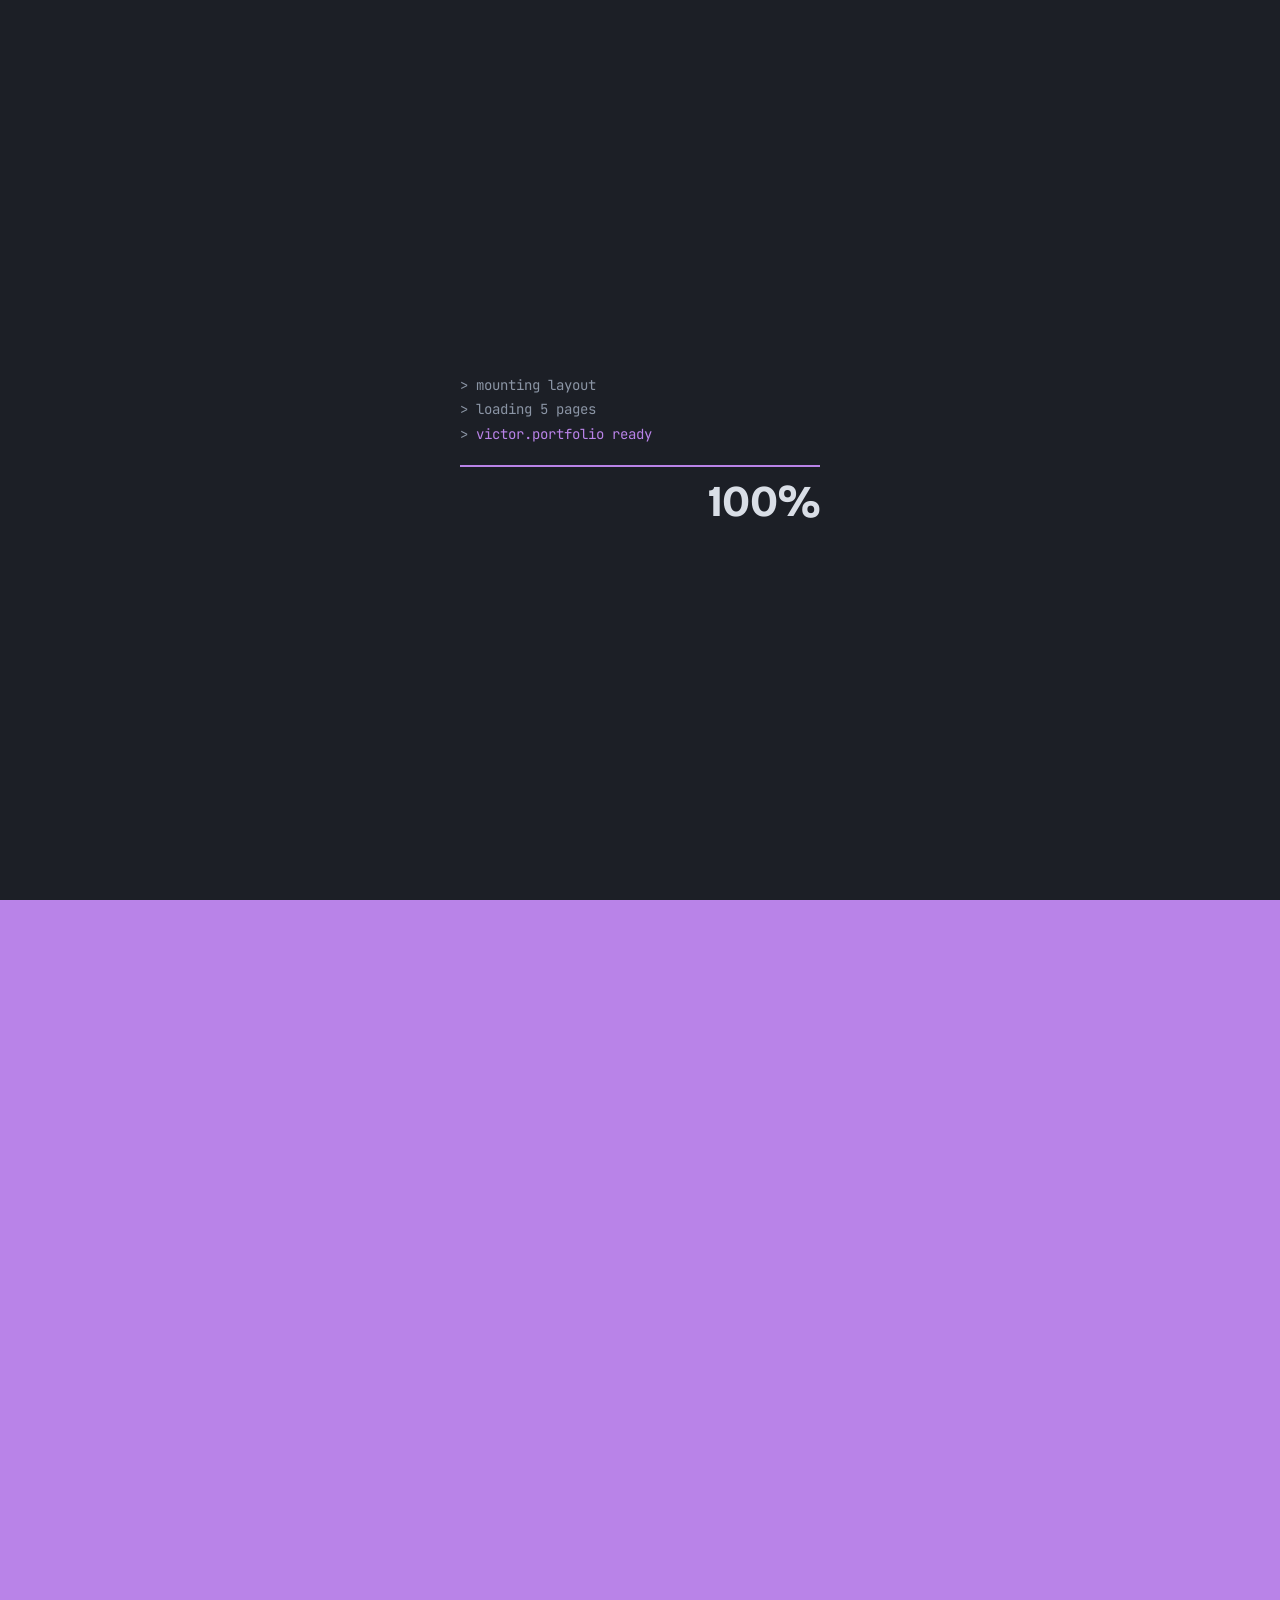
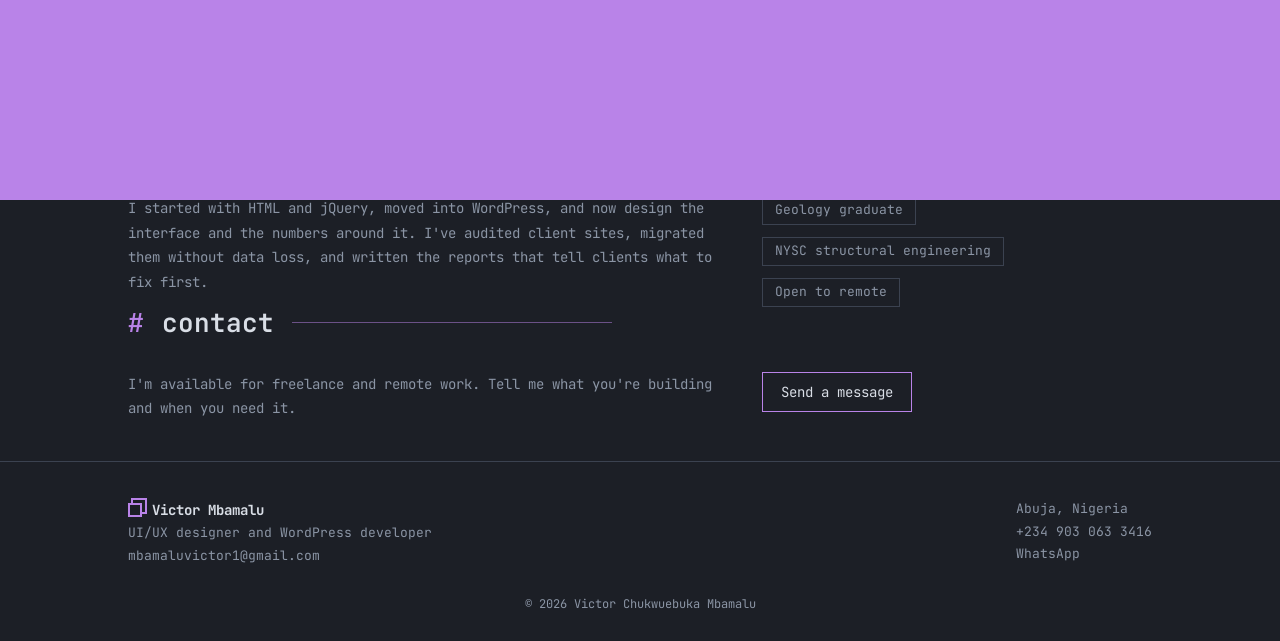
<file: index.html>
<!DOCTYPE html><html lang="en"><head><meta charset="utf-8"><meta name="viewport" content="width=device-width,initial-scale=1">
<title>UI/UX Designer and WordPress Developer | Victor Mbamalu</title><meta name="description" content="Victor Mbamalu is a UI/UX designer and WordPress developer in Abuja, Nigeria, open to remote work.">
<link rel="preconnect" href="https://fonts.googleapis.com"><link rel="preconnect" href="https://fonts.gstatic.com" crossorigin>
<link href="https://fonts.googleapis.com/css2?family=Bricolage+Grotesque:wght@600;700&family=JetBrains+Mono:wght@400;600;700&display=swap" rel="stylesheet">
<link rel="stylesheet" href="style.css"></head><body data-page="index">
<div id="load"><div><pre></pre><div id="bar"><i></i></div><div id="pct">0%</div></div></div><main>
<section class="wrap hero"><div><h1>Victor <em id="type"></em></h1>
<p>UI/UX designer and WordPress developer in Abuja. I build fast, responsive sites and back design decisions with real traffic and conversion data.</p>
<a class="btn" href="contact.html">Contact me</a><a class="btn" href="works.html">See my work</a></div>
<div class="stage" aria-hidden="true"><div class="sq"></div><div class="sq"></div><div class="sq"></div><div class="dots"></div>
<div class="mono-card"><p><b>role</b>: ui_ux_designer</p><p><b>stack</b>: figma, wordpress, woocommerce</p><p><b>tracks</b>: traffic, keywords, conversions</p><p><b>base</b>: abuja, nigeria</p><p><b>remote</b>: open</p></div>
<div class="status">Currently interning at Juvenix Consult</div></div></section>
<div class="marq" aria-hidden="true"><div>
<span>UI/UX design</span><span>WordPress</span><span>WooCommerce</span><span>On-page SEO</span><span>Brand identity</span><span>Website audits</span><span>Figma</span>
<span>UI/UX design</span><span>WordPress</span><span>WooCommerce</span><span>On-page SEO</span><span>Brand identity</span><span>Website audits</span><span>Figma</span>
</div></div>
<section class="wrap"><div class="stats"><div><b>70%+</b><small>organic traffic growth for clients</small></div><div><b>3+ yrs</b><small>building client websites</small></div><div><b>190+ hrs</b><small>Google Digital Marketing certificate</small></div></div></section>
<section class="wrap"><blockquote class="quote">A good interface is the one nobody has to think about.</blockquote></section>
<section class="wrap"><h2><span>#</span>works<a href="works.html">View all</a></h2><div class="grid">
<article class="box"><div class="thumb g1"><span>GR</span></div><div class="t">WordPress, Elementor, Brand</div><div class="b"><h3>GridRig</h3><p>Website for a custom PC-building business in Abuja.</p><a class="btn sm" href="contact.html">Discuss similar</a></div></article>
<article class="box"><div class="thumb g2"><span>JC</span></div><div class="t">WordPress theme, Elementor plugin</div><div class="b"><h3>JOVAL Contractors</h3><p>Construction company site shipped as a theme and companion plugin.</p><a class="btn sm" href="contact.html">Discuss similar</a></div></article>
<article class="box"><div class="thumb g3"><span>WC</span></div><div class="t">WooCommerce, Payments</div><div class="b"><h3>WooCommerce stores</h3><p>Catalogues, payment integrations and custom checkout flows.</p><a class="btn sm" href="contact.html">Discuss similar</a></div></article>
</div></section><section class="wrap"><h2><span>#</span>skills</h2><div class="skills">
<div class="box"><div class="t">Design</div><div class="b">Figma wireframes and prototypes, visual hierarchy, Photoshop, Illustrator</div></div>
<div class="box"><div class="t">Web</div><div class="b">WordPress, WooCommerce, HTML5, CSS3, JavaScript, jQuery</div></div>
<div class="box"><div class="t">Data</div><div class="b">Google Analytics, keyword analysis, conversion tracking, audits</div></div>
<div class="box"><div class="t">Marketing</div><div class="b">On-page SEO, SEO copywriting, content strategy, Google Ads basics</div></div>
</div></section>
<section class="wrap"><h2><span>#</span>about-me<a href="about.html">Read more</a></h2><div class="split"><div><p>I started with HTML and jQuery, moved into WordPress, and now design the interface and the numbers around it. I've audited client sites, migrated them without data loss, and written the reports that tell clients what to fix first.</p></div><div class="facts"><span>Geology graduate</span><span>NYSC structural engineering</span><span>Open to remote</span></div></div></section>
<section class="wrap"><h2><span>#</span>contact</h2><div class="split"><p>I'm available for freelance and remote work. Tell me what you're building and when you need it.</p><div><a class="btn" href="contact.html">Send a message</a></div></div></section>
</main><script src="main.js"></script></body></html>
</file>
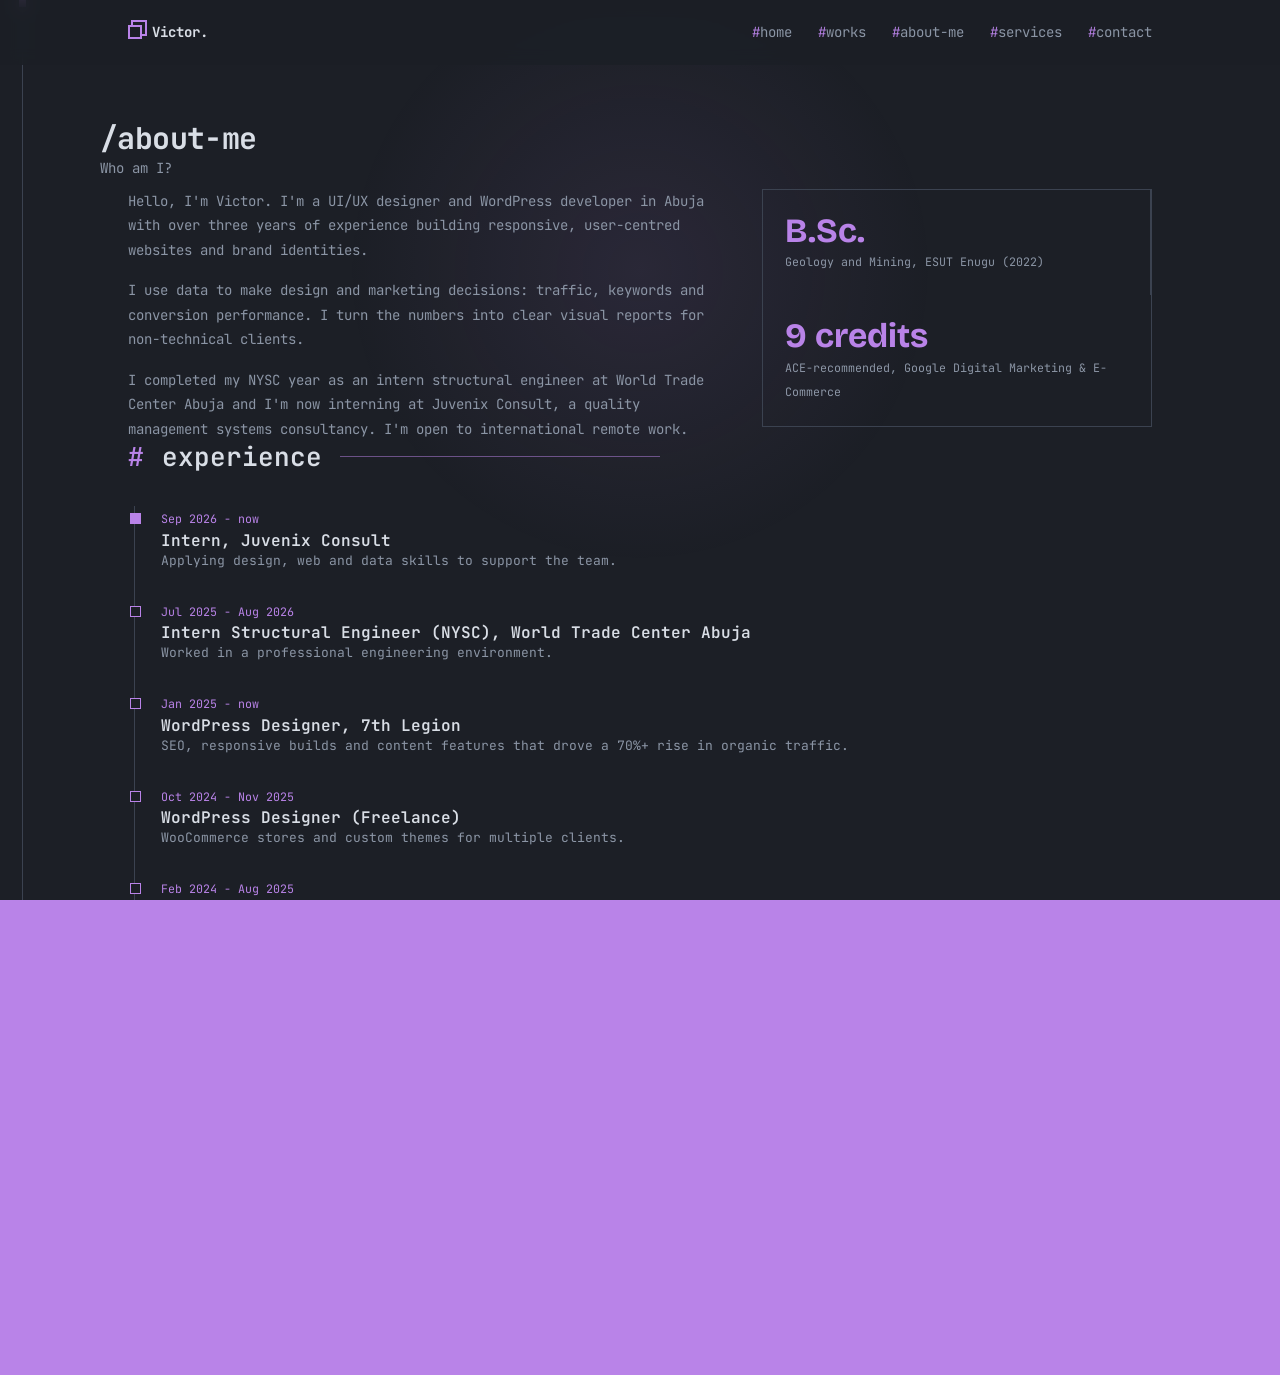
<file: about.html>
<!DOCTYPE html><html lang="en"><head><meta charset="utf-8"><meta name="viewport" content="width=device-width,initial-scale=1">
<title>About | Victor Mbamalu</title><meta name="description" content="About Victor Mbamalu, UI/UX designer and WordPress developer.">
<link rel="preconnect" href="https://fonts.googleapis.com"><link rel="preconnect" href="https://fonts.gstatic.com" crossorigin>
<link href="https://fonts.googleapis.com/css2?family=Bricolage+Grotesque:wght@600;700&family=JetBrains+Mono:wght@400;600;700&display=swap" rel="stylesheet">
<link rel="stylesheet" href="style.css"></head><body data-page="about">
<main>
<div class="wrap pg"><h1>/about-me</h1><p>Who am I?</p></div>
<section class="wrap"><div class="split"><div><p>Hello, I'm Victor. I'm a UI/UX designer and WordPress developer in Abuja with over three years of experience building responsive, user-centred websites and brand identities.</p><p>I use data to make design and marketing decisions: traffic, keywords and conversion performance. I turn the numbers into clear visual reports for non-technical clients.</p><p>I completed my NYSC year as an intern structural engineer at World Trade Center Abuja and I'm now interning at Juvenix Consult, a quality management systems consultancy. I'm open to international remote work.</p></div>
<div class="stats" style="grid-template-columns:1fr"><div><b>B.Sc.</b><small>Geology and Mining, ESUT Enugu (2022)</small></div><div><b>9 credits</b><small>ACE-recommended, Google Digital Marketing &amp; E-Commerce</small></div></div></div></section>
<section class="wrap"><h2><span>#</span>experience</h2><ul class="tl">
<li><small>Sep 2026 - now</small><h3>Intern, Juvenix Consult</h3><p>Applying design, web and data skills to support the team.</p></li>
<li><small>Jul 2025 - Aug 2026</small><h3>Intern Structural Engineer (NYSC), World Trade Center Abuja</h3><p>Worked in a professional engineering environment.</p></li>
<li><small>Jan 2025 - now</small><h3>WordPress Designer, 7th Legion</h3><p>SEO, responsive builds and content features that drove a 70%+ rise in organic traffic.</p></li>
<li><small>Oct 2024 - Nov 2025</small><h3>WordPress Designer (Freelance)</h3><p>WooCommerce stores and custom themes for multiple clients.</p></li>
<li><small>Feb 2024 - Aug 2025</small><h3>WordPress Designer, PANDA Digitalz</h3><p>Responsive designs and on-site SEO.</p></li>
<li><small>Nov 2022 - now</small><h3>Freelance web developer, graphic designer and content writer</h3><p>HTML, CSS, JavaScript and jQuery builds, logos and brand assets, and SEO-minded writing.</p></li></ul></section>
<section class="wrap"><h2><span>#</span>my-fun-facts</h2><div class="facts"><span>I studied geology</span><span>I game</span><span>I read lightly</span><span>I follow emerging web technologies</span><span>I design for fun</span></div></section>
</main>
<script src="main.js"></script></body></html>
</file>
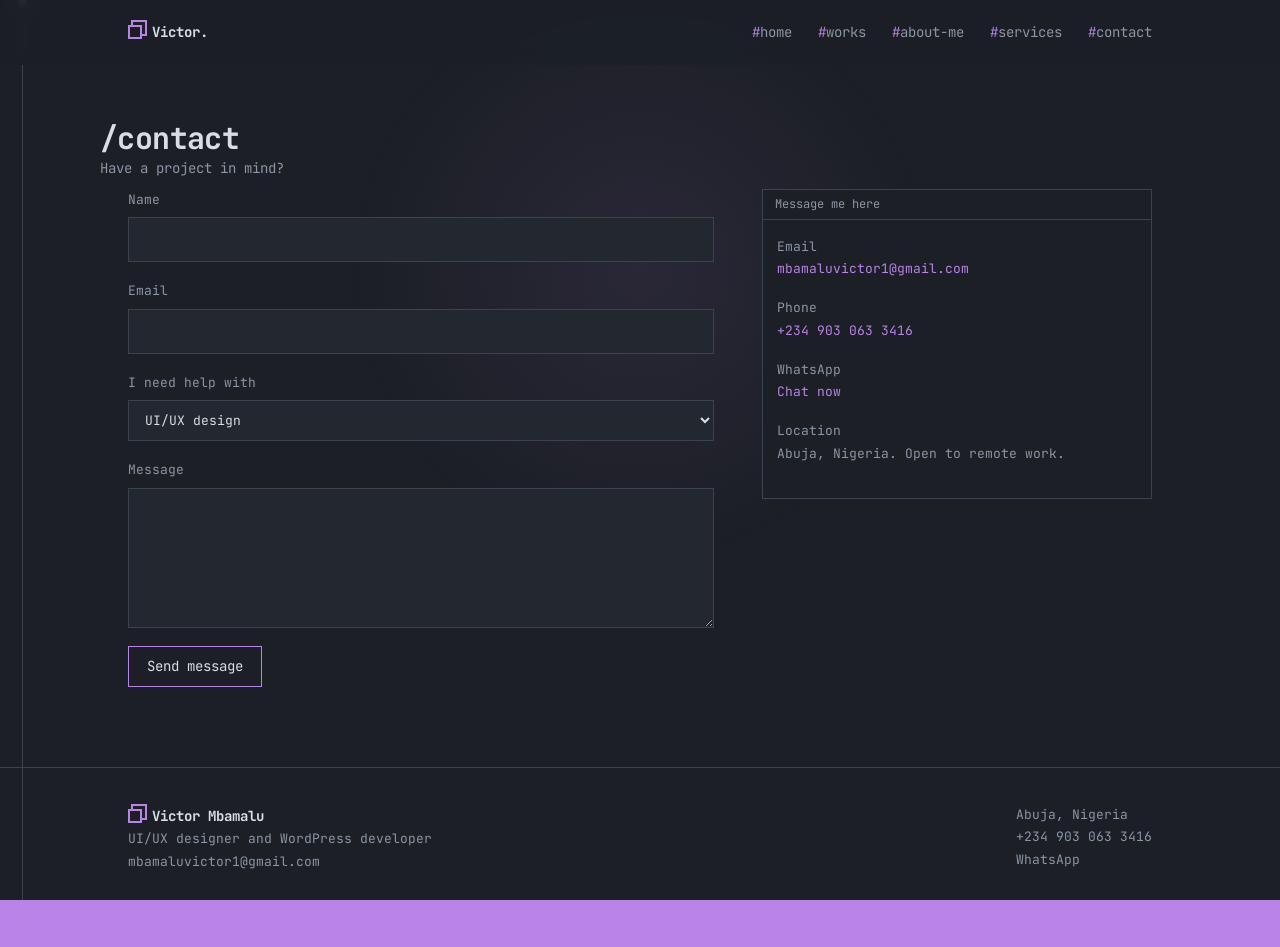
<file: contact.html>
<!DOCTYPE html><html lang="en"><head><meta charset="utf-8"><meta name="viewport" content="width=device-width,initial-scale=1">
<title>Contact | Victor Mbamalu</title><meta name="description" content="Contact Victor Mbamalu for UI/UX, WordPress and remote work.">
<link rel="preconnect" href="https://fonts.googleapis.com"><link rel="preconnect" href="https://fonts.gstatic.com" crossorigin>
<link href="https://fonts.googleapis.com/css2?family=Bricolage+Grotesque:wght@600;700&family=JetBrains+Mono:wght@400;600;700&display=swap" rel="stylesheet">
<link rel="stylesheet" href="style.css"></head><body data-page="contact">
<main>
<div class="wrap pg"><h1>/contact</h1><p>Have a project in mind?</p></div>
<section class="wrap"><div class="split"><form id="cf" novalidate>
<label>Name<input name="name" autocomplete="name" required></label>
<label>Email<input name="email" type="email" autocomplete="email" required></label>
<label>I need help with<select name="topic"><option>UI/UX design</option><option>WordPress website</option><option>WooCommerce store</option><option>SEO and analytics</option><option>Brand identity</option><option>Something else</option></select></label>
<label>Message<textarea name="message" required></textarea></label>
<input class="hp" name="company" tabindex="-1" autocomplete="off" aria-hidden="true">
<div><button class="btn" type="submit">Send message</button></div><p id="msg" role="status" aria-live="polite"></p></form>
<div class="box"><div class="t">Message me here</div><div class="b info"><p>Email<br><a href="mailto:mbamaluvictor1@gmail.com">mbamaluvictor1@gmail.com</a></p><p>Phone<br><a href="tel:+2349030633416">+234 903 063 3416</a></p><p>WhatsApp<br><a href="https://wa.me/2349030633416">Chat now</a></p><p>Location<br>Abuja, Nigeria. Open to remote work.</p></div></div></div></section>
</main>
<script src="main.js"></script></body></html>
</file>
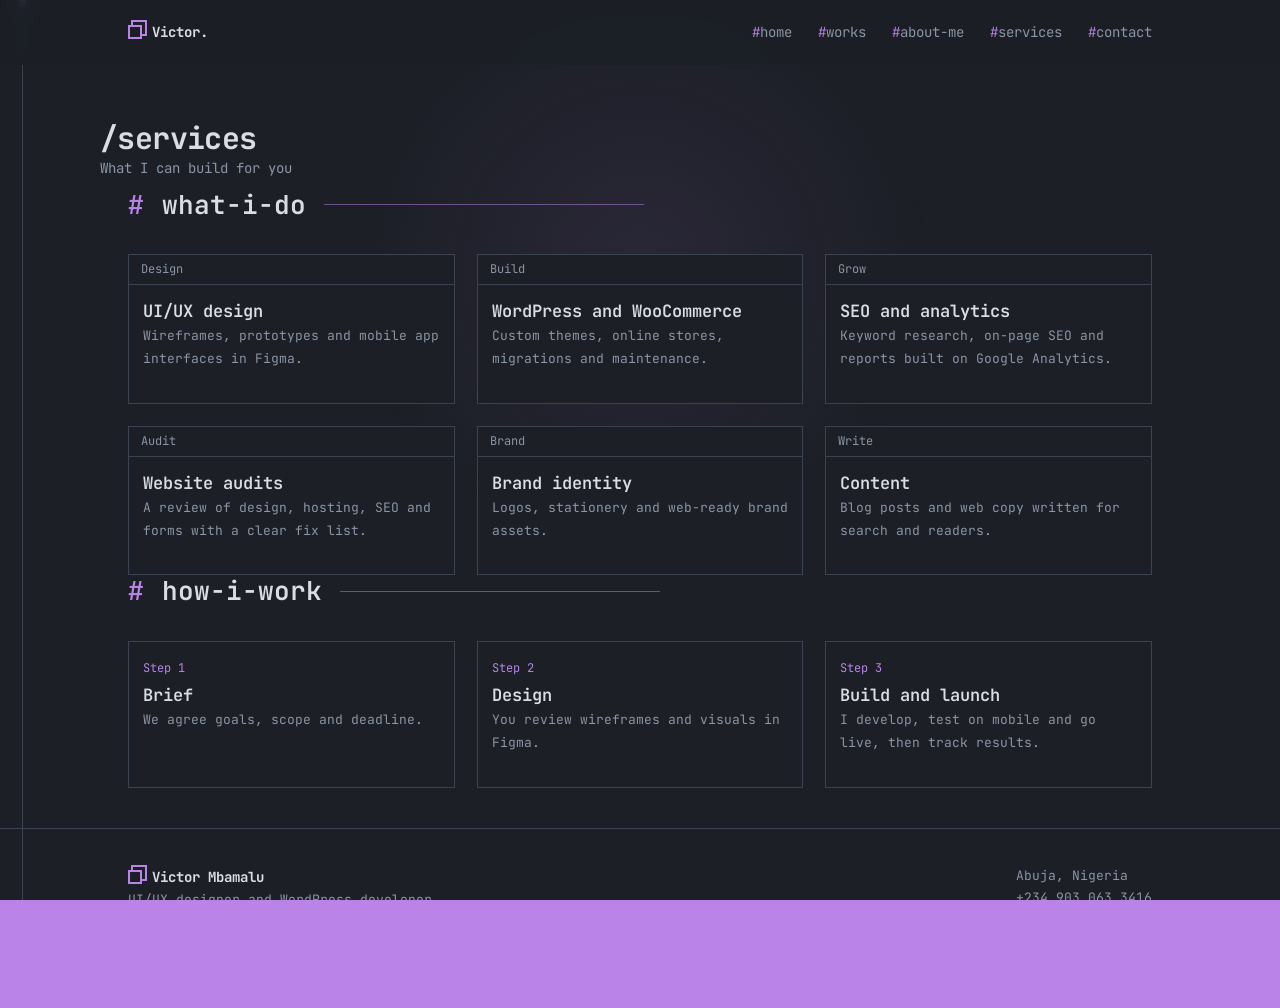
<file: services.html>
<!DOCTYPE html><html lang="en"><head><meta charset="utf-8"><meta name="viewport" content="width=device-width,initial-scale=1">
<title>Services | Victor Mbamalu</title><meta name="description" content="UI/UX design, WordPress development, SEO and brand identity services.">
<link rel="preconnect" href="https://fonts.googleapis.com"><link rel="preconnect" href="https://fonts.gstatic.com" crossorigin>
<link href="https://fonts.googleapis.com/css2?family=Bricolage+Grotesque:wght@600;700&family=JetBrains+Mono:wght@400;600;700&display=swap" rel="stylesheet">
<link rel="stylesheet" href="style.css"></head><body data-page="services">
<main>
<div class="wrap pg"><h1>/services</h1><p>What I can build for you</p></div>
<section class="wrap"><h2><span>#</span>what-i-do</h2><div class="grid">
<article class="box"><div class="t">Design</div><div class="b"><h3>UI/UX design</h3><p>Wireframes, prototypes and mobile app interfaces in Figma.</p></div></article>
<article class="box"><div class="t">Build</div><div class="b"><h3>WordPress and WooCommerce</h3><p>Custom themes, online stores, migrations and maintenance.</p></div></article>
<article class="box"><div class="t">Grow</div><div class="b"><h3>SEO and analytics</h3><p>Keyword research, on-page SEO and reports built on Google Analytics.</p></div></article>
<article class="box"><div class="t">Audit</div><div class="b"><h3>Website audits</h3><p>A review of design, hosting, SEO and forms with a clear fix list.</p></div></article>
<article class="box"><div class="t">Brand</div><div class="b"><h3>Brand identity</h3><p>Logos, stationery and web-ready brand assets.</p></div></article>
<article class="box"><div class="t">Write</div><div class="b"><h3>Content</h3><p>Blog posts and web copy written for search and readers.</p></div></article></div></section>
<section class="wrap"><h2><span>#</span>how-i-work</h2><div class="grid steps">
<div class="box"><div class="b"><h3>Brief</h3><p>We agree goals, scope and deadline.</p></div></div>
<div class="box"><div class="b"><h3>Design</h3><p>You review wireframes and visuals in Figma.</p></div></div>
<div class="box"><div class="b"><h3>Build and launch</h3><p>I develop, test on mobile and go live, then track results.</p></div></div></div></section>
</main>
<script src="main.js"></script></body></html>
</file>
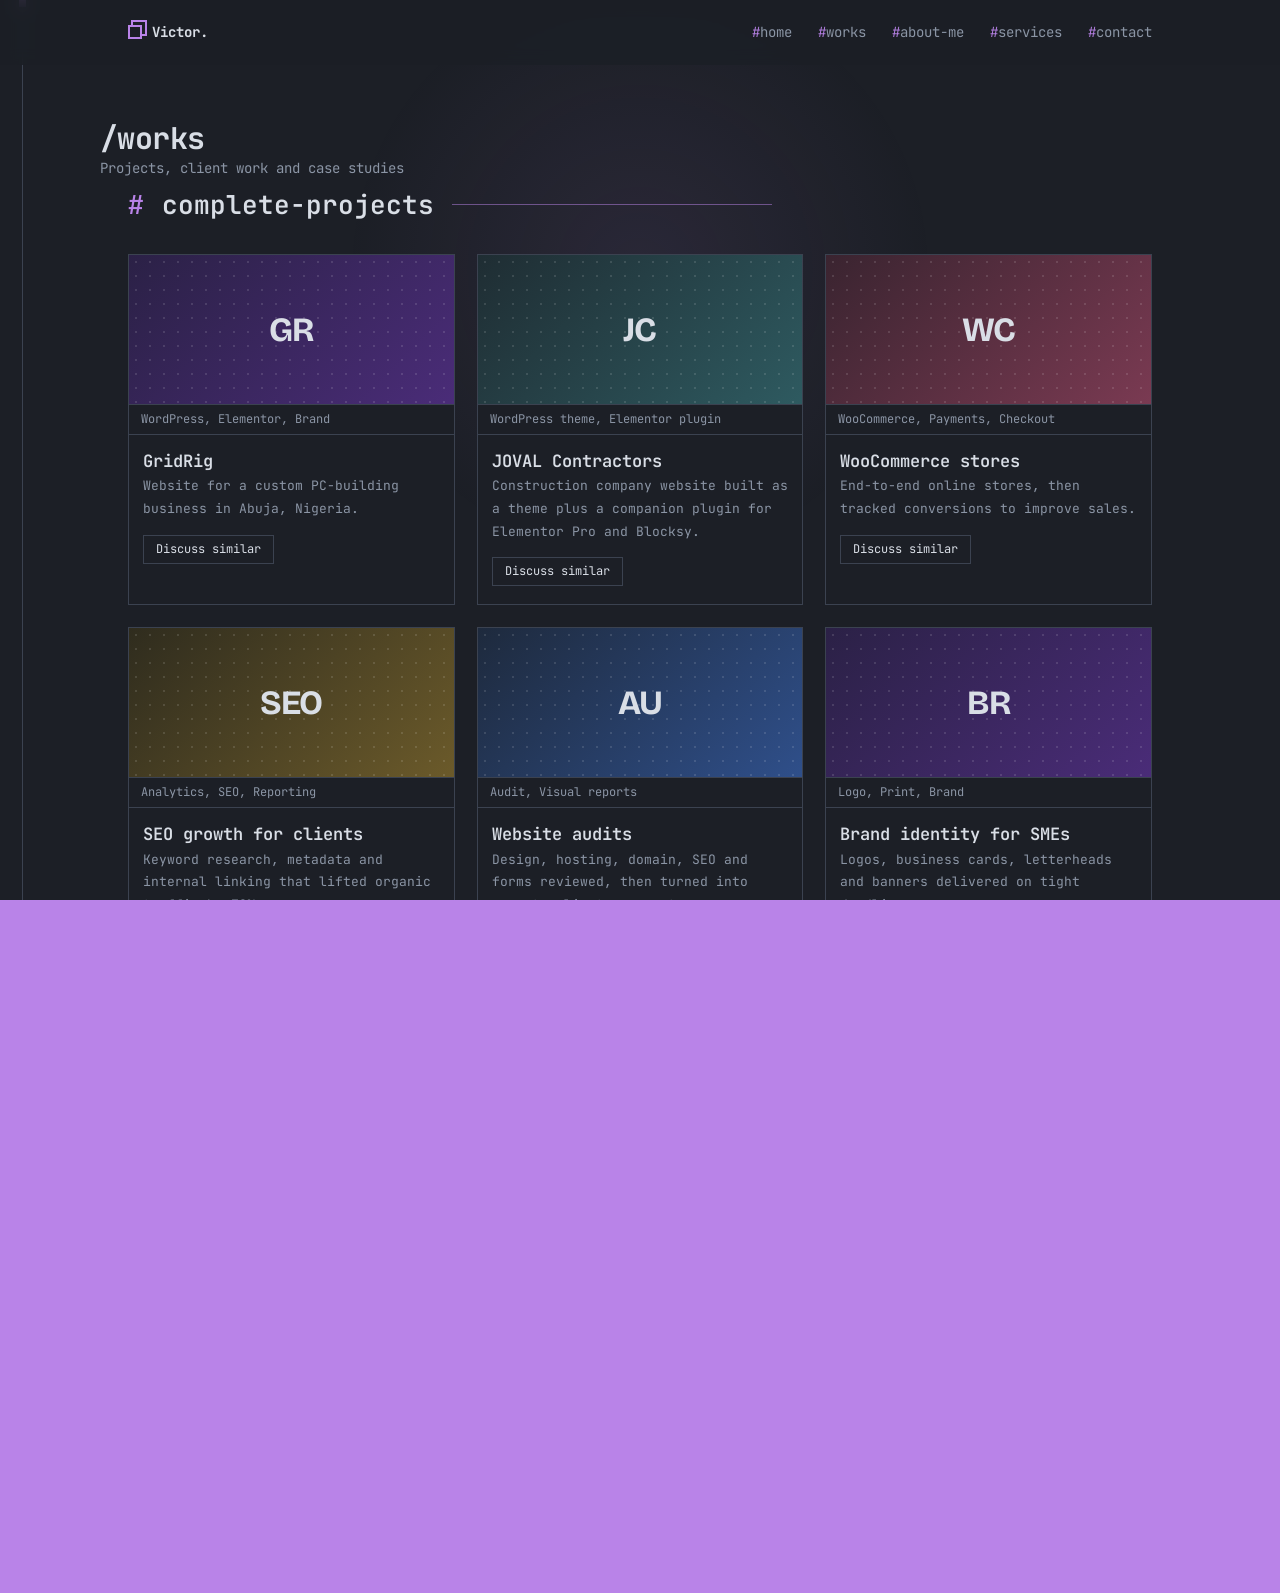
<file: works.html>
<!DOCTYPE html><html lang="en"><head><meta charset="utf-8"><meta name="viewport" content="width=device-width,initial-scale=1">
<title>Works | Victor Mbamalu</title><meta name="description" content="Selected UI/UX and WordPress projects by Victor Mbamalu.">
<link rel="preconnect" href="https://fonts.googleapis.com"><link rel="preconnect" href="https://fonts.gstatic.com" crossorigin>
<link href="https://fonts.googleapis.com/css2?family=Bricolage+Grotesque:wght@600;700&family=JetBrains+Mono:wght@400;600;700&display=swap" rel="stylesheet">
<link rel="stylesheet" href="style.css"></head><body data-page="works">
<main>
<div class="wrap pg"><h1>/works</h1><p>Projects, client work and case studies</p></div>
<section class="wrap"><h2><span>#</span>complete-projects</h2><div class="grid">
<article class="box"><div class="thumb g1"><span>GR</span></div><div class="t">WordPress, Elementor, Brand</div><div class="b"><h3>GridRig</h3><p>Website for a custom PC-building business in Abuja, Nigeria.</p><a class="btn sm" href="contact.html">Discuss similar</a></div></article>
<article class="box"><div class="thumb g2"><span>JC</span></div><div class="t">WordPress theme, Elementor plugin</div><div class="b"><h3>JOVAL Contractors</h3><p>Construction company website built as a theme plus a companion plugin for Elementor Pro and Blocksy.</p><a class="btn sm" href="contact.html">Discuss similar</a></div></article>
<article class="box"><div class="thumb g3"><span>WC</span></div><div class="t">WooCommerce, Payments, Checkout</div><div class="b"><h3>WooCommerce stores</h3><p>End-to-end online stores, then tracked conversions to improve sales.</p><a class="btn sm" href="contact.html">Discuss similar</a></div></article>
<article class="box"><div class="thumb g4"><span>SEO</span></div><div class="t">Analytics, SEO, Reporting</div><div class="b"><h3>SEO growth for clients</h3><p>Keyword research, metadata and internal linking that lifted organic traffic by 70%+.</p><a class="btn sm" href="contact.html">Discuss similar</a></div></article>
<article class="box"><div class="thumb g5"><span>AU</span></div><div class="t">Audit, Visual reports</div><div class="b"><h3>Website audits</h3><p>Design, hosting, domain, SEO and forms reviewed, then turned into reports clients can act on.</p><a class="btn sm" href="contact.html">Discuss similar</a></div></article>
<article class="box"><div class="thumb g1"><span>BR</span></div><div class="t">Logo, Print, Brand</div><div class="b"><h3>Brand identity for SMEs</h3><p>Logos, business cards, letterheads and banners delivered on tight deadlines.</p><a class="btn sm" href="contact.html">Discuss similar</a></div></article>
</div></section><section class="wrap"><h2><span>#</span>small-projects</h2><div class="grid">
<article class="box"><div class="thumb g2"><span>WP</span></div><div class="t">WordPress</div><div class="b"><h3>Site migrations</h3><p>Client sites moved to WordPress with zero data loss.</p><a class="btn sm" href="contact.html">Discuss similar</a></div></article>
<article class="box"><div class="thumb g4"><span>CT</span></div><div class="t">Custom themes</div><div class="b"><h3>Custom WordPress themes</h3><p>Flexible layout options built to client briefs.</p><a class="btn sm" href="contact.html">Discuss similar</a></div></article>
<article class="box"><div class="thumb g3"><span>CP</span></div><div class="t">Content, SEO</div><div class="b"><h3>Content strategy</h3><p>Headlines and structure that improved session duration.</p><a class="btn sm" href="contact.html">Discuss similar</a></div></article>
</div></section></main><script src="main.js"></script></body></html>
</file>
<file: style.css>
:root{--bg:#1c1f26;--sf:#23272f;--ln:#3b4250;--tx:#d9dee6;--mu:#8b95a5;--ac:#b983e8;--mono:'JetBrains Mono',ui-monospace,monospace;--disp:'Bricolage Grotesque',system-ui,sans-serif}
*{box-sizing:border-box;margin:0;padding:0}
html{scroll-behavior:smooth}
body{background:var(--bg);color:var(--tx);font:14px/1.75 var(--mono);min-height:100vh;overflow-x:hidden}
a{color:inherit;text-decoration:none}
:focus-visible{outline:2px solid var(--ac);outline-offset:3px}
.wrap{max-width:1080px;margin:0 auto;padding:0 28px}
/* glow + rail */
#glow{position:fixed;inset:0;pointer-events:none;z-index:0;background:radial-gradient(420px circle at var(--x,50%) var(--y,30%),rgba(185,131,232,.09),transparent 70%)}
#rail{position:fixed;left:22px;top:0;bottom:0;width:1px;background:var(--ln);z-index:5}
#rail i{position:absolute;left:-3px;top:0;width:7px;height:7px;background:var(--ac);transform:translateY(var(--p,0))}
/* nav */
header{position:fixed;top:0;left:0;right:0;z-index:20;background:rgba(28,31,38,.88);backdrop-filter:blur(8px);border-bottom:1px solid transparent}
header .wrap{display:flex;justify-content:space-between;align-items:center;height:64px}
.logo{font-weight:700;display:flex;gap:10px;align-items:center}
.logo b{width:14px;height:14px;border:2px solid var(--ac);display:inline-block;box-shadow:4px -4px 0 -1px var(--bg),4px -4px 0 1px var(--ac)}
nav{display:flex;gap:26px}
nav a{color:var(--mu);transition:color .2s}nav a span{color:var(--ac)}
nav a:hover,nav a[aria-current]{color:var(--tx)}
#burger{display:none;background:none;border:1px solid var(--ln);color:var(--tx);font:inherit;padding:4px 12px;cursor:pointer}
main{position:relative;z-index:1;padding-top:64px}
section{padding:72px 0}
h1,h2,h3{font-weight:600;line-height:1.2}
h1{font-family:var(--disp);font-size:clamp(34px,6vw,60px);font-weight:700;letter-spacing:-.02em}
h1 em,.pg em{font-style:normal;color:var(--ac)}
h2{font-size:26px;display:flex;align-items:center;gap:18px;margin-bottom:34px}
h2 span{color:var(--ac)}
h2::after{content:"";flex:1;height:1px;background:var(--ac);opacity:.5;max-width:320px}
h2 a{margin-left:auto;font-size:13px;font-weight:400;color:var(--mu);order:3}h2 a:hover{color:var(--ac)}
.mu{color:var(--mu)}
.pg{padding:56px 0 8px}.pg h1{font-family:var(--mono);font-size:30px}.pg p{color:var(--mu)}
/* hero */
.hero{display:grid;grid-template-columns:1.15fr .85fr;gap:40px;align-items:center;min-height:calc(100vh - 64px);padding:40px 0}
.hero p{color:var(--mu);margin:22px 0 28px;max-width:46ch}
#type::after{content:"|";color:var(--ac);animation:bl 1s steps(1) infinite}@keyframes bl{50%{opacity:0}}
.btn{display:inline-block;border:1px solid var(--ac);padding:7px 18px;font:inherit;color:var(--tx);background:none;cursor:pointer;transition:background .2s,color .2s}
.btn:hover{background:var(--ac);color:var(--bg)}.btn.sm{padding:3px 12px;font-size:12px;border-color:var(--ln)}.btn.sm:hover{border-color:var(--ac)}
.btn+.btn{margin-left:10px}
.stage{position:relative;aspect-ratio:1;max-width:400px;justify-self:center;width:100%}
.sq{position:absolute;border:1px solid var(--ac);transition:transform .25s ease-out}
.sq:nth-child(1){inset:8% 28% 38% 8%}.sq:nth-child(2){inset:22% 8% 26% 36%;border-color:var(--ln)}
.sq:nth-child(3){width:46px;height:46px;right:4%;top:2%;background:rgba(185,131,232,.12)}
.dots{position:absolute;right:6%;bottom:22%;width:90px;height:90px;background:radial-gradient(var(--mu) 1.2px,transparent 1.6px) 0 0/15px 15px;opacity:.7}
.mono-card{position:absolute;inset:18% 12% 14% 14%;background:var(--sf);border:1px solid var(--ln);padding:16px;font-size:12px;overflow:hidden}
.mono-card p{color:var(--mu);margin:0;max-width:none}.mono-card b{color:var(--ac);font-weight:400}
.status{position:absolute;left:10%;right:10%;bottom:0;border:1px solid var(--ln);background:var(--bg);padding:3px 10px;font-size:12px;display:flex;gap:10px;align-items:center}
.status::before{content:"";width:9px;height:9px;background:var(--ac);animation:pl 2s infinite}@keyframes pl{50%{opacity:.3}}
/* quote */
.quote{margin:0 auto;max-width:520px;border:1px solid var(--ln);padding:20px 30px;text-align:center;position:relative;background:var(--bg)}
.quote::before{content:"\201C";position:absolute;left:14px;top:-26px;font:700 48px var(--disp);color:var(--ac);background:var(--bg);padding:0 8px}
/* grids */
.grid{display:grid;grid-template-columns:repeat(3,1fr);gap:22px}
.box{border:1px solid var(--ln);background:var(--bg);transition:border-color .2s,transform .2s}
.box:hover{border-color:var(--ac)}
.box .t{border-bottom:1px solid var(--ln);padding:4px 12px;font-size:12px;color:var(--mu)}
.box .b{padding:16px 14px 18px}.box h3{font-size:17px;margin-bottom:4px}.box p{color:var(--mu);font-size:13px;margin-bottom:14px}
.thumb{height:150px;border-bottom:1px solid var(--ln);display:grid;place-items:center;font:700 34px var(--disp);position:relative;overflow:hidden}
.thumb::after{content:"";position:absolute;inset:0;background:radial-gradient(rgba(255,255,255,.12) 1px,transparent 1.5px) 0 0/14px 14px}
.thumb span{position:relative;z-index:1;letter-spacing:-.02em}
.g1{background:linear-gradient(135deg,#2b2146,#4a2c78)}.g2{background:linear-gradient(135deg,#1f2d33,#2e5a60)}.g3{background:linear-gradient(135deg,#3a2430,#7a3a52)}.g4{background:linear-gradient(135deg,#2f2c1e,#6b5a2a)}.g5{background:linear-gradient(135deg,#1e2a3d,#2f4f8a)}
.skills{display:grid;grid-template-columns:repeat(auto-fit,minmax(200px,1fr));gap:18px}
.skills .box .b{padding:10px 14px 14px;font-size:13px;color:var(--mu)}
.facts{display:flex;flex-wrap:wrap;gap:12px}.facts span{border:1px solid var(--ln);padding:2px 12px;font-size:13px;color:var(--mu)}
.split{display:grid;grid-template-columns:1.2fr .8fr;gap:48px;align-items:start}
.split p+p{margin-top:16px}.split p{color:var(--mu)}
.stats{display:grid;grid-template-columns:repeat(3,1fr);border:1px solid var(--ln)}
.stats div{padding:22px;border-right:1px solid var(--ln)}.stats div:last-child{border:0}
.stats b{display:block;font:700 34px var(--disp);color:var(--ac);line-height:1.1}.stats small{color:var(--mu)}
.marq{border-block:1px solid var(--ln);overflow:hidden;white-space:nowrap;padding:12px 0;color:var(--mu)}
.marq div{display:inline-block;animation:mq 30s linear infinite}.marq span{margin:0 22px}.marq span::before{content:"\25A1  ";color:var(--ac)}
@keyframes mq{to{transform:translateX(-50%)}}
/* timeline + steps */
.tl{border-left:1px solid var(--ln);margin-left:6px}
.tl li{list-style:none;padding:0 0 26px 26px;position:relative}
.tl li::before{content:"";position:absolute;left:-5px;top:7px;width:9px;height:9px;background:var(--bg);border:1px solid var(--ac)}
.tl li:first-child::before{background:var(--ac)}
.tl small{color:var(--ac)}.tl h3{font-size:16px}.tl p{color:var(--mu);font-size:13px}
.steps{counter-reset:s}.steps .box .b::before{counter-increment:s;content:"Step " counter(s);color:var(--ac);font-size:12px;display:block;margin-bottom:6px}
/* form */
form{display:grid;gap:18px}
label{display:grid;gap:6px;font-size:13px;color:var(--mu)}
input,textarea,select{background:var(--sf);border:1px solid var(--ln);color:var(--tx);font:inherit;padding:10px 12px;border-radius:0;width:100%}
input:focus,textarea:focus,select:focus{outline:0;border-color:var(--ac)}
textarea{min-height:140px;resize:vertical}
.hp{position:absolute;left:-9999px}
#msg{min-height:22px;font-size:13px}#msg.err{color:#ff8f8f}#msg.ok{color:var(--ac)}
.info p{margin-bottom:14px}.info a{color:var(--ac)}
footer{position:relative;z-index:1;border-top:1px solid var(--ln);padding:36px 0 26px;margin-top:40px}
footer .wrap{display:flex;justify-content:space-between;flex-wrap:wrap;gap:20px}footer p{color:var(--mu);font-size:13px}
.copy{text-align:center;color:var(--mu);font-size:12px;margin-top:26px}
/* loader + wipe */
#load{position:fixed;inset:0;background:var(--bg);z-index:100;display:grid;place-items:center;transition:transform .7s cubic-bezier(.7,0,.2,1)}
#load.out{transform:translateY(-100%)}
#load div{width:min(360px,80vw)}#load pre{font:inherit;color:var(--mu);min-height:78px;white-space:pre-wrap}#load pre b{color:var(--ac);font-weight:400}
#bar{height:2px;background:var(--ln);margin:14px 0 8px}#bar i{display:block;height:100%;width:0;background:var(--ac)}
#pct{font:700 44px var(--disp);text-align:right}
#wipe{position:fixed;inset:0;background:var(--ac);z-index:90;transform:translateY(100%);pointer-events:none}
#wipe.go{transition:transform .45s cubic-bezier(.7,0,.2,1);transform:translateY(0)}
@media(max-width:820px){
.hero,.split{grid-template-columns:1fr}.hero{min-height:0}.grid{grid-template-columns:1fr}.stage{max-width:300px}
#burger{display:block}nav{position:fixed;top:64px;left:0;right:0;background:var(--bg);flex-direction:column;padding:20px 28px;gap:16px;border-bottom:1px solid var(--ln);display:none}nav.open{display:flex}
.stats{grid-template-columns:1fr}.stats div{border:0;border-bottom:1px solid var(--ln)}#rail{left:8px}.wrap{padding:0 22px 0 28px}}
@media(prefers-reduced-motion:reduce){*{animation:none!important;transition:none!important}html{scroll-behavior:auto}}
</file>
